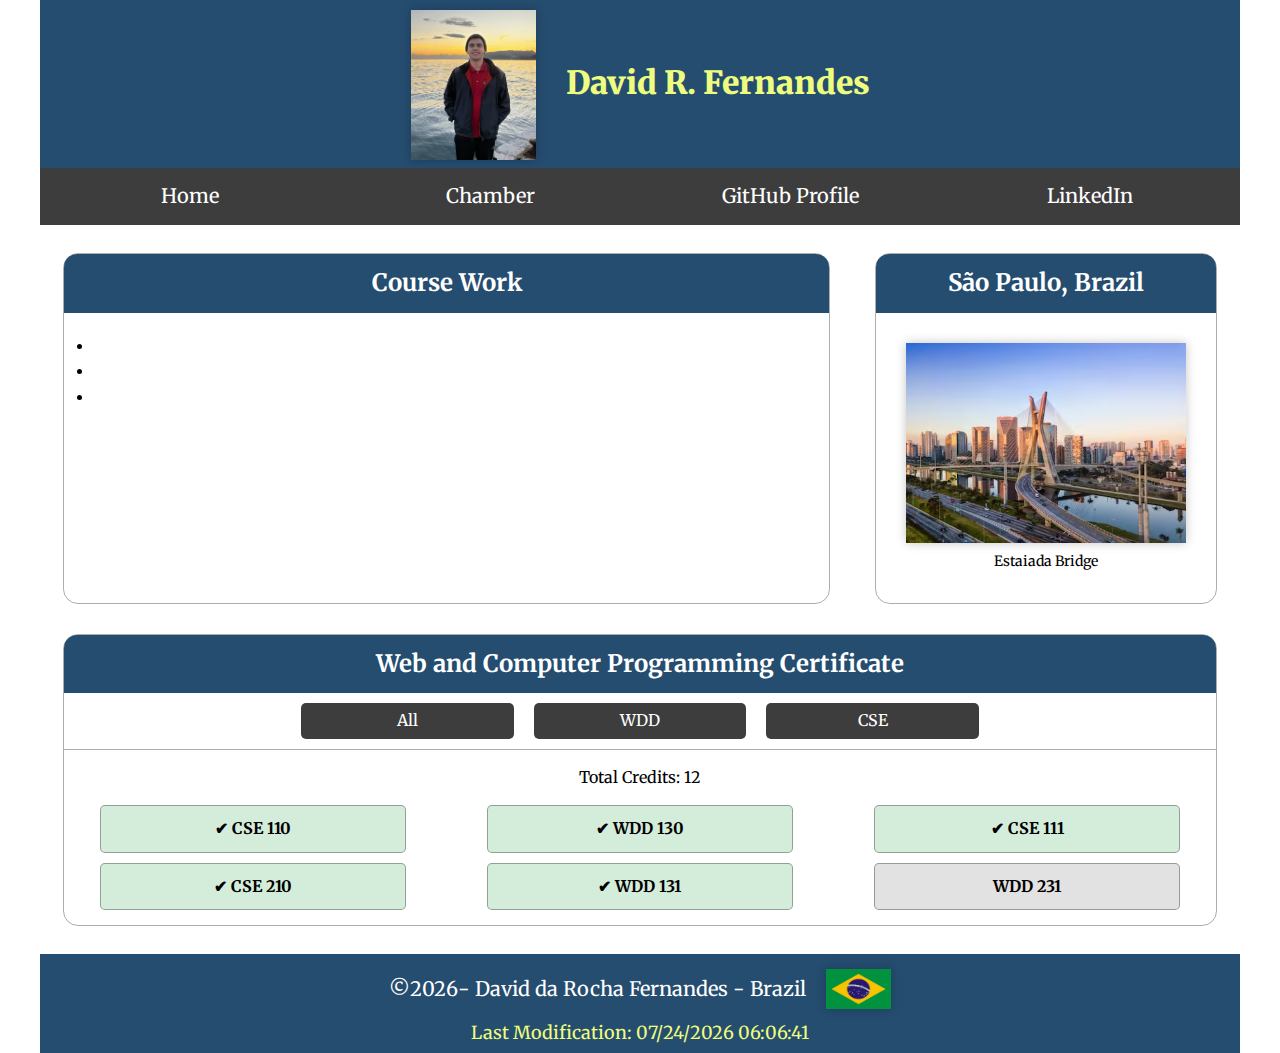
<file: index.html>
<!DOCTYPE html>
<html lang="en">
<head>
    <meta charset="UTF-8">
    <meta name="viewport" content="width=device-width, initial-scale=1.0">
    <title>WDD 231 - Dynamic Web Fundamentals - David Fernandes</title>
    <meta name="description" content="WDD 231 - Dynamic Web Fundamentals | David da Rocha Fernandes | My own Introductory page featuring personal information, links to LinkedIn, GitHub Profile page and Chamber page. Explore to learn more about my home country and my interests.">
    <meta name="author" content="David da Rocha Fernandes">

    <!-- Links to API and CSS -->
    <link rel="preconnect" href="https://fonts.googleapis.com">
    <link rel="preconnect" href="https://fonts.gstatic.com" crossorigin>
    <link href="https://fonts.googleapis.com/css2?family=Merriweather:ital,wght@0,300;0,400;0,700;0,900;1,300;1,400;1,700;1,900&display=swap" rel="stylesheet">
    <link rel="stylesheet" href="styles/home.css">
</head>
<body>
    <div class="container">
        <header>
            <div class="title">
                <figure id="person">
                    <img src="images/myself.jpeg" alt="Image of myself">
                </figure>
                <h1>
                    <strong>David R. Fernandes</strong>
                </h1>
                <button class="hamburger">☰</button>
            </div> 
        </header>
        <nav>
            <a href="index.html">Home</a>
            <a href="#" target="_blank">Chamber</a>
            <a href="#" target="_blank">GitHub Profile</a>
            <a href="https://www.linkedin.com/in/david-fernandes-853277288/?trk=opento_sprofile_details" target="_blank">LinkedIn</a>
        </nav>

        <main>
            <div class="all-sections">
                <div class="work-place">
                    <section class="card" id="sect1">
                        <h2>Course Work</h2>
                        <ul>
                            <li></li>
                            <li></li>
                            <li></li>
                        </ul>
                    </section>
        
                    <section class="card" id="sect2">
                        <h2>São Paulo, Brazil</h2>
                        <figure>
                            <img src="images/sao-paulo.avif" alt="Picture of Sao Paulo">
                            <figcaption>Estaiada Bridge</figcaption>
                        </figure>
                    </section>
                </div>

                <section class="card" id="sect3">
                    <h2>Web and Computer Programming Certificate</h2>
                    <div id="filters">
                        <button onclick="filteredCourses('all')">All</button>
                        <button onclick="filteredCourses('WDD')">WDD</button>
                        <button onclick="filteredCourses('CSE')">CSE</button>
                    </div>
                    <div id="number-credits"></div>
                    <div id="courses-list"></div>
                </section>
            </div>
        </main>

        <footer>
            <p class="first-line">&copy;<span id="current-year"></span> - David da Rocha Fernandes - Brazil <img src="images/brazil.jpg" alt="Image of Brazil's flag" id="flag"></p>
            <p id="lastModified" class="second-line"></p>
        </footer>
    </div>

    <script src="scripts/home.js" defer></script>
</body>

</html>
</file>
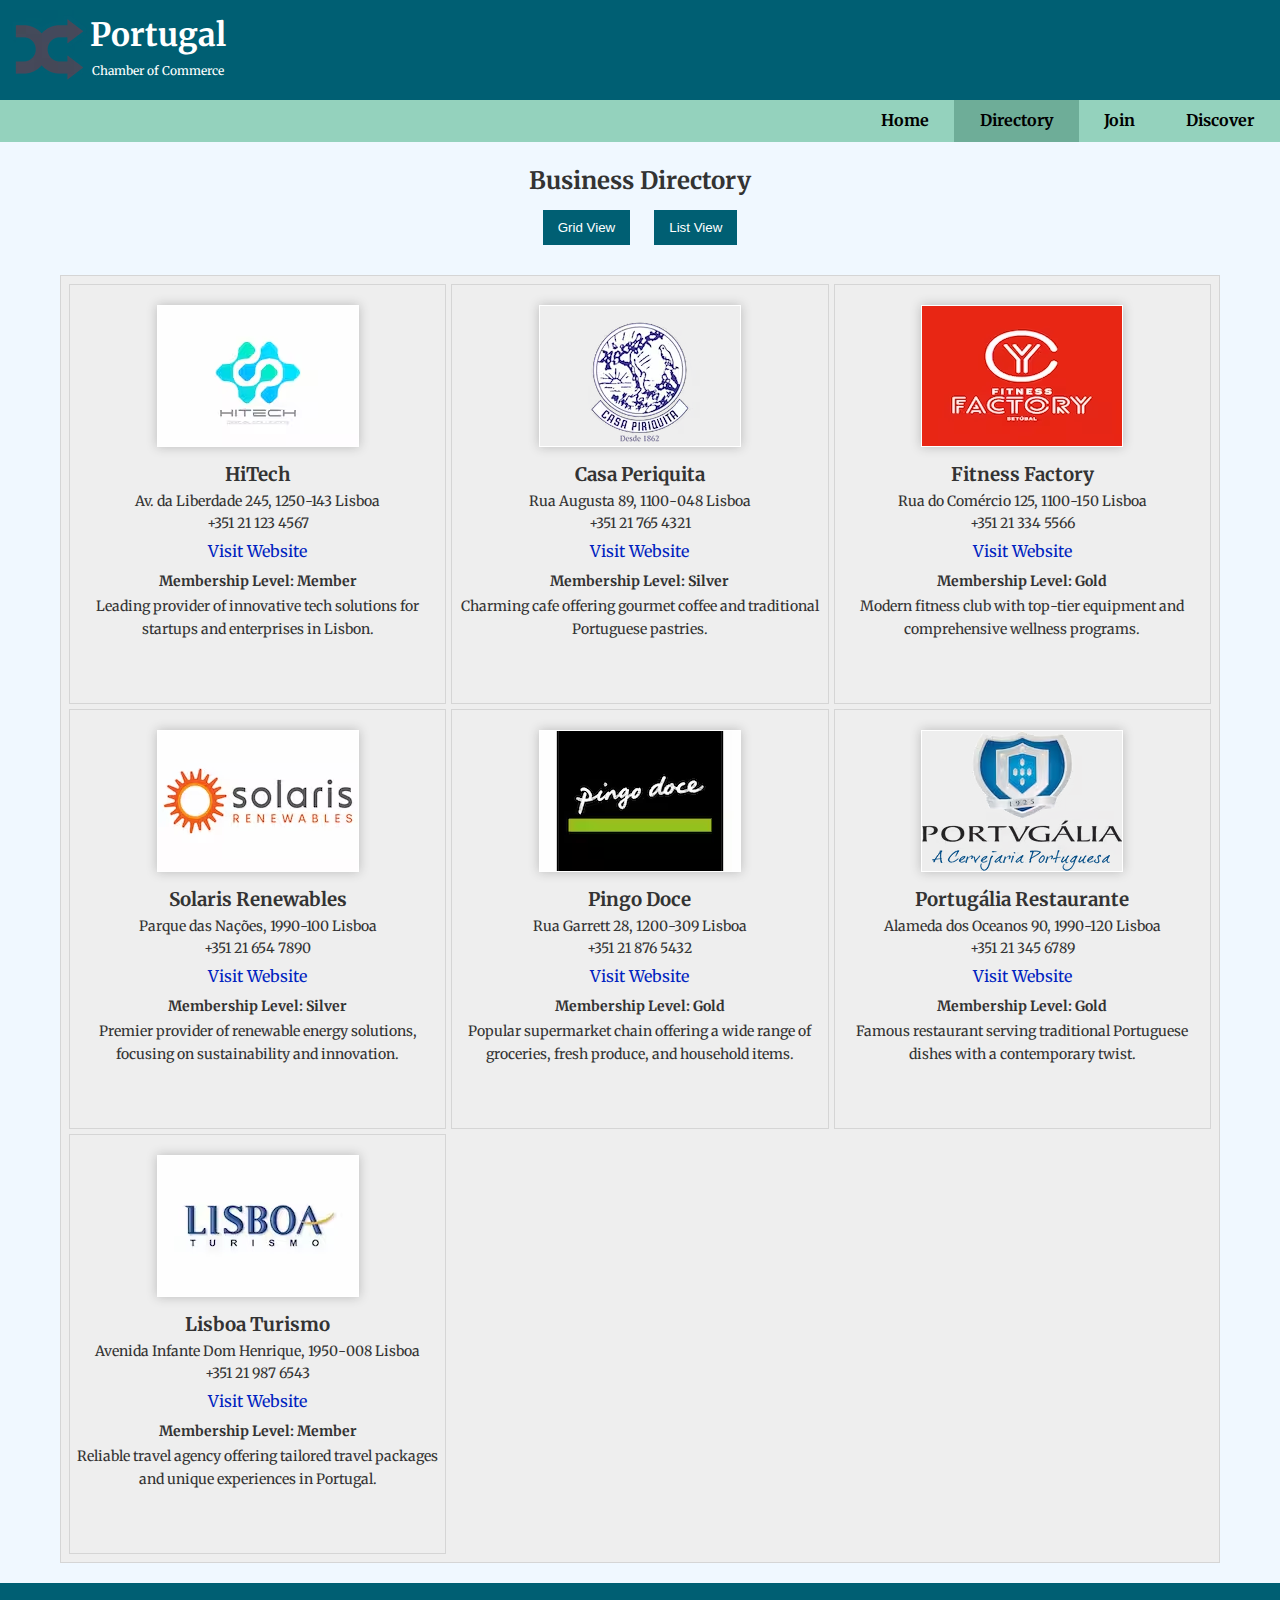
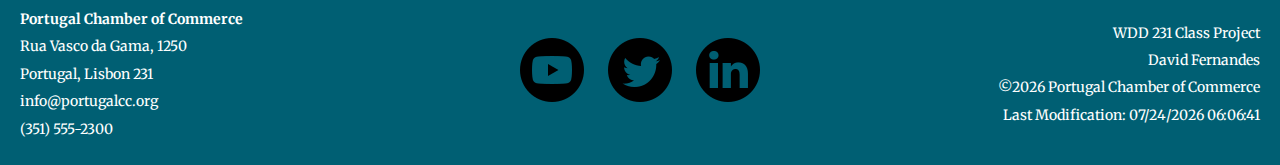
<file: chamber/directory.html>
<!DOCTYPE html>
<html lang="en">
<head>
    <meta charset="UTF-8">
    <meta name="viewport" content="width=device-width, initial-scale=1.0">
    <meta name="description" content="Directory page for the Chamber of Commerce site, featuring a list of local businesses and organizations.">
    <meta name="author" content="David da Rocha Fernandes">

    <!-- Facebook Open Graph Meta Tags -->
    <meta property="og:title" content="Portugal Chamber of Commerce Directory">
    <meta property="og:type" content="website">
    <meta property="og:image" content="https://davidfernandes03.github.io/wdd231/chamber/images/portugal-cc-img.avif">
    <meta property="og:url" content="https://davidfernandes03.github.io/wdd231/chamber/directory.html">

    <title>Chamber of Commerce Directory</title>

    <!-- API Google Fonts -->
    <link rel="preconnect" href="https://fonts.googleapis.com">
    <link rel="preconnect" href="https://fonts.gstatic.com" crossorigin>
    <link href="https://fonts.googleapis.com/css2?family=Merriweather:ital,wght@0,300;0,400;0,700;0,900;1,300;1,400;1,700;1,900&display=swap" rel="stylesheet">

    <!-- Favicon -->
    <link rel="icon" href="images/favicon.ico" type="image/x-icon">

    <!-- CSS Link -->
    <link rel="stylesheet" href="styles/chamber.css">
    <link rel="stylesheet" href="styles/chamber-large.css">
</head>
<body>
    <header>
        <div class="logo">
            <img src="images/logo.avif" alt="Chamber of Commerce Logo">
            <div class="title">
                <h1>Portugal</h1>
                <p>Chamber of Commerce</p>
            </div>
            <button id="hamburger"></button>
        </div>
    </header>
    <nav id="animation">
        <ul class="menuLinks">
            <li><a href="index.html">Home</a></li>
            <li class="active"><a href="directory.html">Directory</a></li>
            <li><a href="join.html">Join</a></li>
            <li><a href="discover.html">Discover</a></li>
        </ul>
    </nav>

    <main>
        <h2>Business Directory</h2>
        <div class="directory-controls">
            <button id="grid-view">Grid View</button>
            <button id="list-view">List View</button>
        </div>
        <section class="directory-content grid">
            <!-- Business cards or list items will be dynamically added here -->
        </section>
    </main>

    <footer>
        <div class="contact-info">
            <p><strong>Portugal Chamber of Commerce</strong></p>
            <p>Rua Vasco da Gama, 1250</p>
            <p>Portugal, Lisbon 231</p>
            <p>info@portugalcc.org</p>
            <p>(351) 555-2300</p>
        </div>
        <div class="social-media">
            <a href="https://www.youtube.com/@byui" target="_blank"><img src="images/logo-youtube-64px.png" alt="Youtube"></a>
            <a href="https://x.com/" target="_blank"><img src="images/logo-twitter-64px.png" alt="Twitter"></a>
            <a href="https://www.linkedin.com/in/david-fernandes-853277288/" target="_blank"><img src="images/logo-linkedin-64px.png" alt="LinkedIn"></a>
        </div>
        <div class="footer-info">
            <p>WDD 231 Class Project</p>
            <p>David Fernandes</p>
            <p class="first-line">&copy;<span id="current-year"></span> Portugal Chamber of Commerce</p>
            <p id="lastModified" class="second-line"></p>
        </div>
    </footer>

    <script src="scripts/chamber.js"></script>
</body>
</html>
</file>
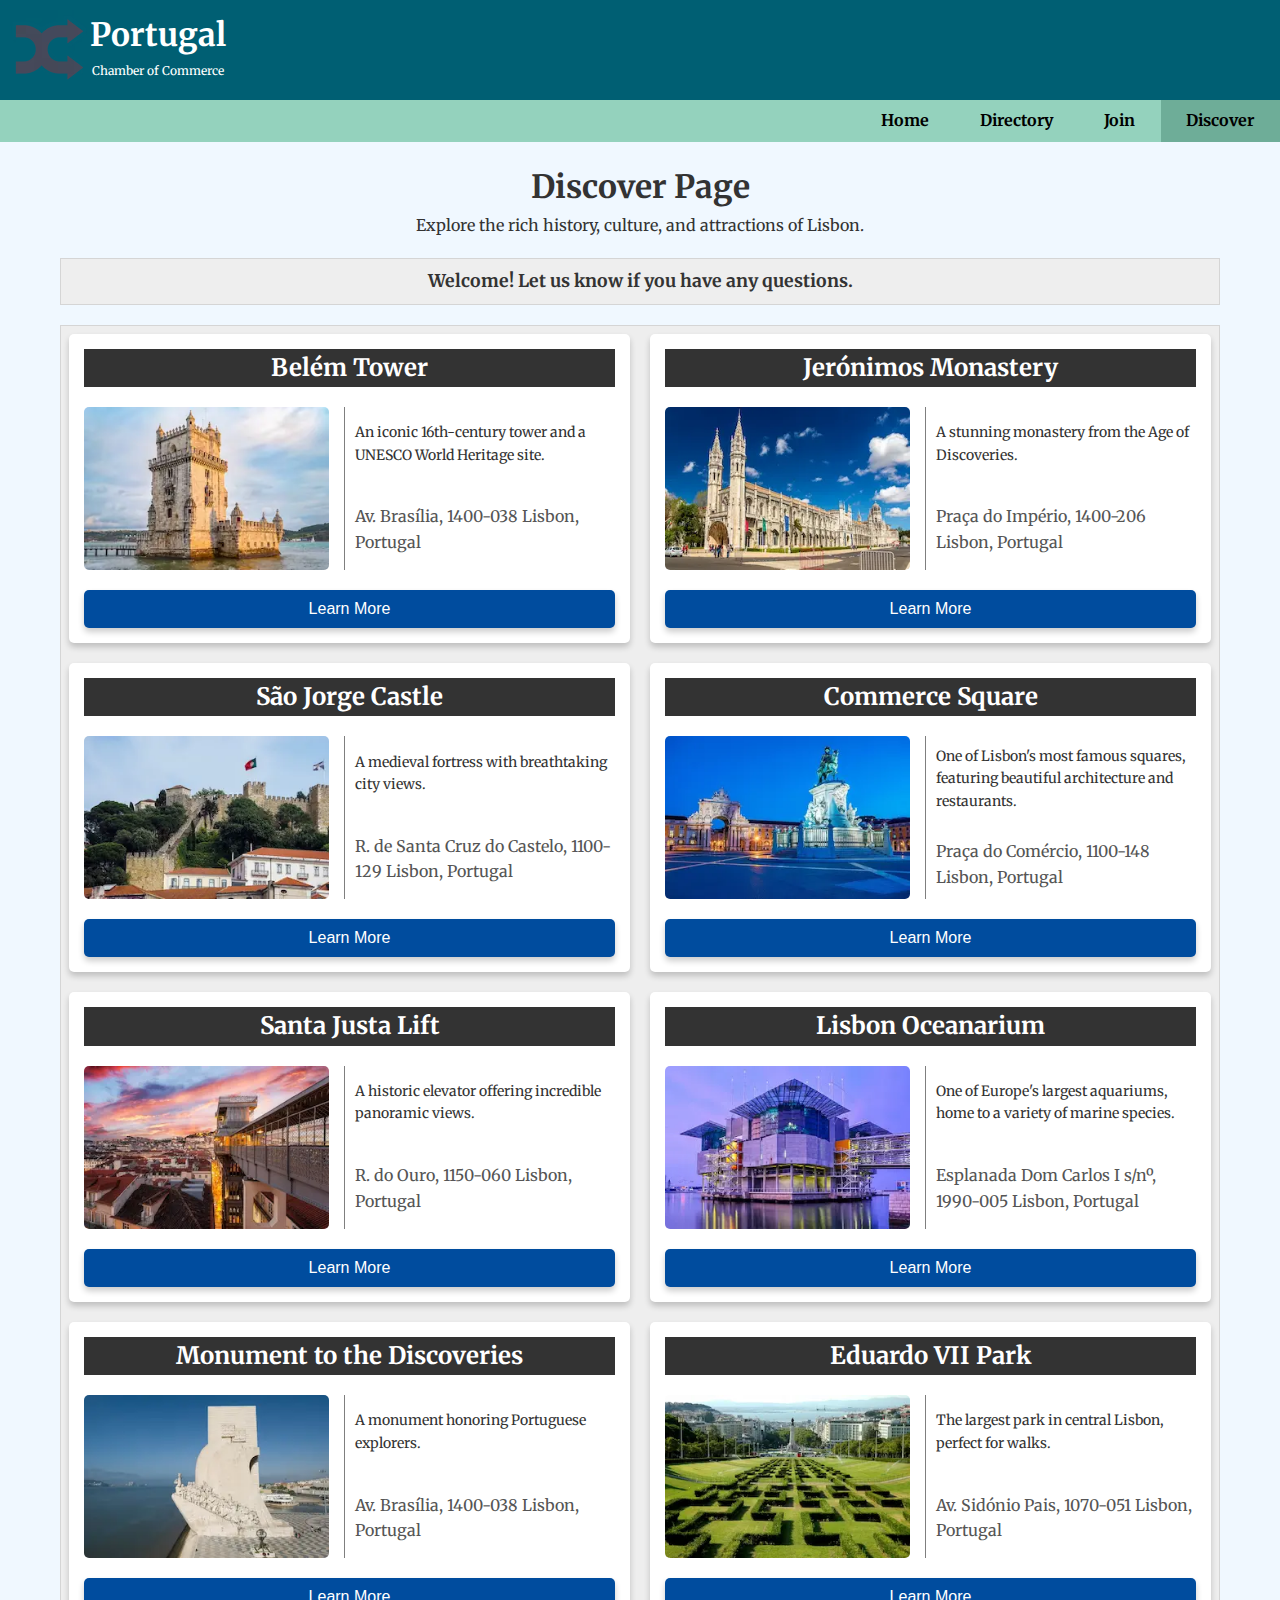
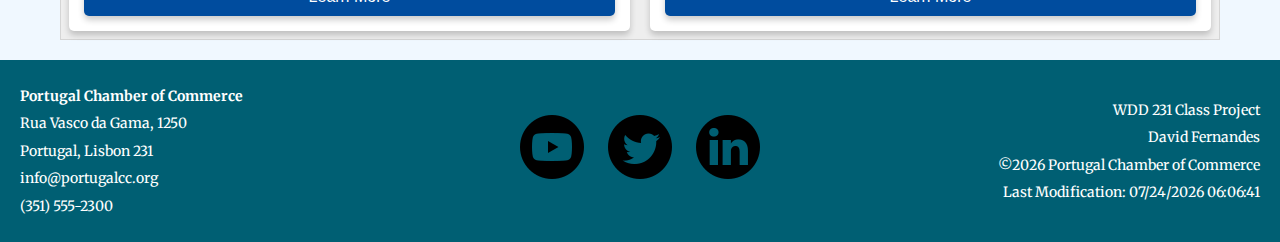
<file: chamber/discover.html>
<!DOCTYPE html>
<html lang="en">
<head>
    <meta charset="UTF-8">
    <meta name="viewport" content="width=device-width, initial-scale=1.0">
    <meta name="description" content="Discover page for the Chamber of Commerce site, featuring key attractions, landmarks, and points of interest in Lisbon. Explore the city's rich history, culture, and business opportunities.">
    <meta name="author" content="David da Rocha Fernandes">

    <!-- Facebook Open Graph Meta Tags -->
    <meta property="og:title" content="Portugal Chamber of Commerce Directory">
    <meta property="og:type" content="website">
    <meta property="og:image" content="https://davidfernandes03.github.io/wdd231/chamber/images/portugal-cc-img.avif">
    <meta property="og:url" content="https://davidfernandes03.github.io/wdd231/chamber/directory.html">

    <title>Chamber of Commerce Discover Page</title>

    <!-- API Google Fonts -->
    <link rel="dns-prefetch" href="https://fonts.googleapis.com">
    <link rel="preconnect" href="https://fonts.googleapis.com" crossorigin>
    <link rel="preconnect" href="https://fonts.gstatic.com" crossorigin>
    <link href="https://fonts.googleapis.com/css2?family=Merriweather:ital,wght@0,300;0,400;0,700;0,900;1,300;1,400;1,700;1,900&display=swap" rel="stylesheet">

    <!-- Favicon -->
    <link rel="icon" href="images/favicon.ico" type="image/x-icon">

    <!-- CSS Link -->
    <link rel="stylesheet" href="styles/chamber.css">
    <link rel="stylesheet" href="styles/chamber-large.css">
    <link rel="stylesheet" href="styles/disc-medium-large.css">
</head>
<body>
    <header>
        <div class="logo">
            <img src="images/logo.avif" alt="Chamber of Commerce Logo">
            <div class="title">
                <h1>Portugal</h1>
                <p>Chamber of Commerce</p>
            </div>
            <button id="hamburger" aria-label="Open navigation menu"></button>
        </div>
    </header>

    <nav id="animation" role="navigation">
        <ul class="menuLinks">
            <li><a href="index.html">Home</a></li>
            <li><a href="directory.html">Directory</a></li>
            <li><a href="join.html">Join</a></li>
            <li class="active"><a href="discover.html">Discover</a></li>
        </ul>
    </nav>

    <main class="discover-main">
        <h1>Discover Page</h1>
        <p>Explore the rich history, culture, and attractions of Lisbon.</p>
    
        <section class="visit-message">
            <p id="visit-info"></p>
        </section>
    
        <section class="discover-grid">
            <!-- Cards -->
        </section>
    </main>

    <footer>
        <div class="contact-info">
            <p><strong>Portugal Chamber of Commerce</strong></p>
            <p>Rua Vasco da Gama, 1250</p>
            <p>Portugal, Lisbon 231</p>
            <p>info@portugalcc.org</p>
            <p>(351) 555-2300</p>
        </div>
        <div class="social-media">
            <a href="https://www.youtube.com/@byui" target="_blank"><img src="images/logo-youtube-64px.png" alt="Youtube"></a>
            <a href="https://x.com/" target="_blank"><img src="images/logo-twitter-64px.png" alt="Twitter"></a>
            <a href="https://www.linkedin.com/in/david-fernandes-853277288/" target="_blank"><img src="images/logo-linkedin-64px.png" alt="LinkedIn"></a>
        </div>
        <div class="footer-info">
            <p>WDD 231 Class Project</p>
            <p>David Fernandes</p>
            <p class="first-line">&copy;<span id="current-year"></span> Portugal Chamber of Commerce</p>
            <p id="lastModified" class="second-line"></p>
        </div>
    </footer>

    <script src="scripts/discover.js" defer></script>
</body>
</html>
</file>
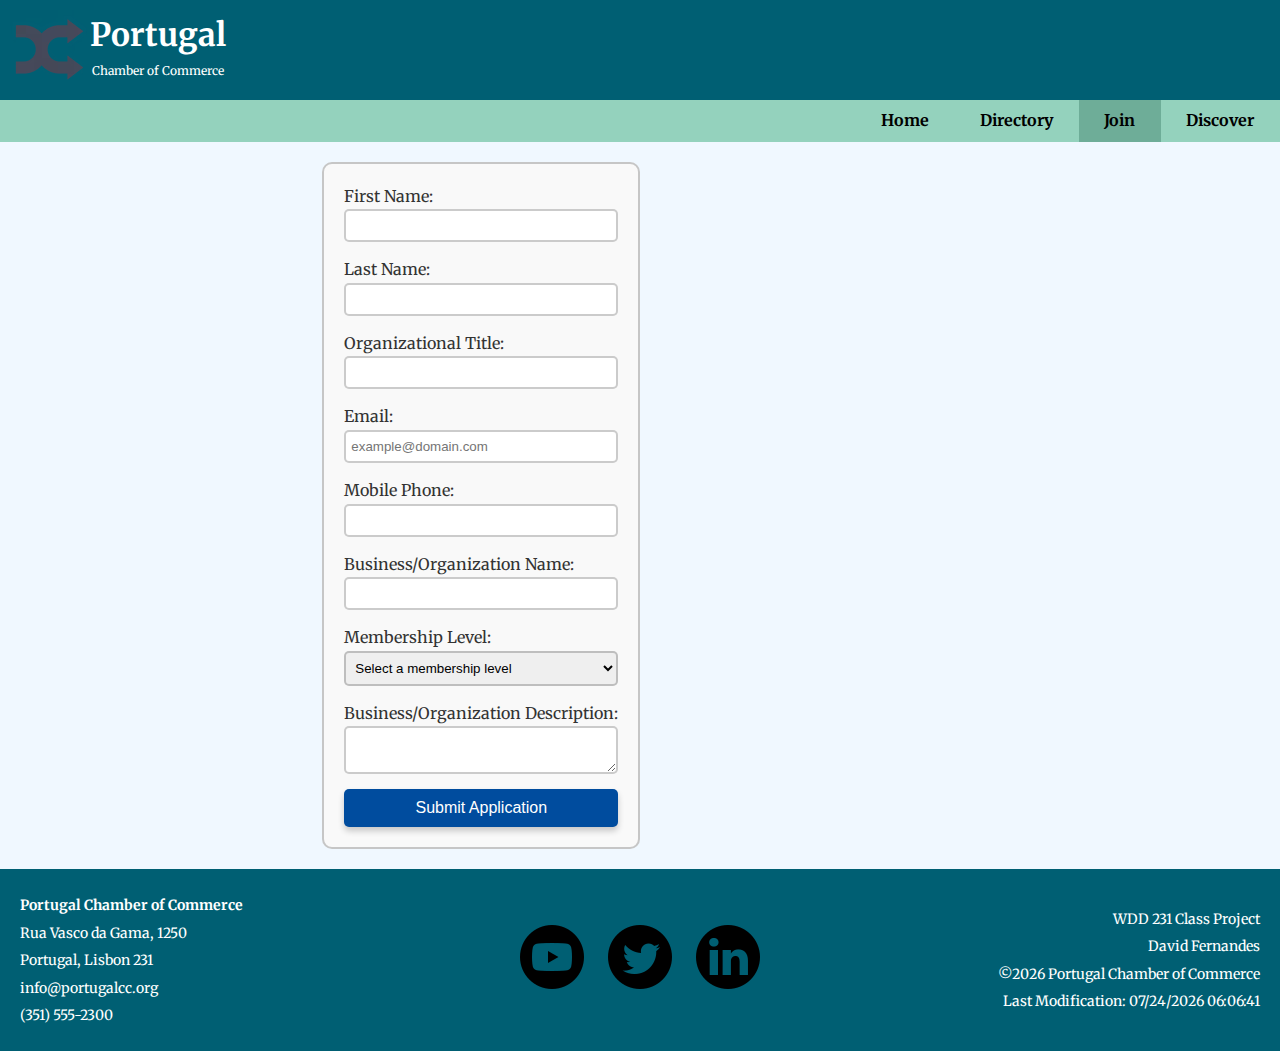
<file: chamber/join.html>
<!DOCTYPE html>
<html lang="en">
<head>
    <meta charset="UTF-8">
    <meta name="viewport" content="width=device-width, initial-scale=1.0">
    <meta name="description" content="Join page for the Chamber of Commerce site, featuring current events, current weather, forecast and business spotlights.">
    <meta name="author" content="David da Rocha Fernandes">

    <!-- Facebook Open Graph Meta Tags -->
    <meta property="og:title" content="Portugal Chamber of Commerce Directory">
    <meta property="og:type" content="website">
    <meta property="og:image" content="https://davidfernandes03.github.io/wdd231/chamber/images/portugal-cc-img.avif">
    <meta property="og:url" content="https://davidfernandes03.github.io/wdd231/chamber/directory.html">

    <title>Chamber of Commerce Join</title>

    <!-- API Google Fonts -->
    <link rel="dns-prefetch" href="https://fonts.googleapis.com">
    <link rel="preconnect" href="https://fonts.googleapis.com" crossorigin>
    <link rel="preconnect" href="https://fonts.gstatic.com" crossorigin>
    <link href="https://fonts.googleapis.com/css2?family=Merriweather:ital,wght@0,300;0,400;0,700;0,900;1,300;1,400;1,700;1,900&display=swap" rel="stylesheet">

    <!-- Favicon -->
    <link rel="icon" href="images/favicon.ico" type="image/x-icon">

    <!-- CSS Link -->
    <link rel="stylesheet" href="styles/chamber.css">
    <link rel="stylesheet" href="styles/chamber-large.css">
</head>
<body>
    <header>
        <div class="logo">
            <img src="images/logo.avif" alt="Chamber of Commerce Logo">
            <div class="title">
                <h1>Portugal</h1>
                <p>Chamber of Commerce</p>
            </div>
            <button id="hamburger" aria-label="Open navigation menu"></button>
        </div>
    </header>

    <nav id="animation" role="navigation">
        <ul class="menuLinks">
            <li><a href="index.html">Home</a></li>
            <li><a href="directory.html">Directory</a></li>
            <li class="active"><a href="join.html">Join</a></li>
            <li><a href="discover.html">Discover</a></li>
        </ul>
    </nav>

    <main id="join-main">
        <form method="get" action="thankyou.html">
            <!-- Nome -->
            <label>
                First Name:
                <input type="text" name="first_name" required autocomplete="given-name" title="Enter your first name">
            </label>
          
            <!-- Sobrenome -->
            <label>
                Last Name:
                <input type="text" name="last_name" required autocomplete="family-name" title="Enter your last name">
            </label>
          
            <!-- Título na Organização -->
            <label>
                Organizational Title:
                <input type="text" name="organization_title" pattern="[A-Za-z\-\s]{7,}" autocomplete="organization-title" title="Only letters, hyphens, and spaces. Minimum 7 characters.">
            </label>
          
            <!-- Email -->
            <label>
                Email:
                <input type="email" name="email" required autocomplete="email" placeholder="example@domain.com" title="Enter a valid email address">
            </label>
          
            <!-- Telefone -->
            <label>
                Mobile Phone:
                <input type="tel" name="phone" required autocomplete="tel" title="Enter your mobile number">
            </label>
          
            <!-- Nome da Organização -->
            <label>
                Business/Organization Name:
                <input type="text" name="organization" required autocomplete="organization" title="Enter your organization name">
            </label>
          
            <!-- Seleção de Nível de Associação -->
            <label>
                Membership Level:
                <select name="membership" required>
                    <option value="" disabled selected>Select a membership level</option>
                    <option value="np">NP Membership (No Fee)</option>
                    <option value="bronze">Bronze Membership</option>
                    <option value="silver">Silver Membership</option>
                    <option value="gold">Gold Membership</option>
                </select>
            </label>
          
            <!-- Descrição da Organização -->
            <label>
                Business/Organization Description:
                <textarea name="description" title="Provide a brief description of your business"></textarea>
            </label>
          
            <!-- Timestamp (Preenchido via JS) -->
            <input type="hidden" name="timestamp" id="timestamp">
          
            <!-- Botão de Envio -->
            <button type="submit">Submit Application</button>
        </form>

        <!-- Cards de Níveis de Associação -->
        <div class="membership-cards">
            <div class="card" id="np-card">
                <h3>NP Membership</h3>
                <p>No Fee - Ideal for non-profits.</p>
                <a href="#" class="more-info" data-level="np">More Info</a>
            </div>
            <div class="card" id="bronze-card">
                <h3>Bronze Membership</h3>
                <p>Basic benefits package.</p>
                <a href="#" class="more-info" data-level="bronze">More Info</a>
            </div>
            <div class="card" id="silver-card">
                <h3>Silver Membership</h3>
                <p>Extra visibility & discounts.</p>
                <a href="#" class="more-info" data-level="silver">More Info</a>
            </div>
            <div class="card" id="gold-card">
                <h3>Gold Membership</h3>
                <p>Premium benefits & promotion.</p>
                <a href="#" class="more-info" data-level="gold">More Info</a>
            </div>
        </div>

        <dialog class="modal">
            <h2>NP Membership</h2>
            <ul>
                <li>✔ No membership fee</li>
                <li>✔ Access to networking events</li>
                <li>✔ Community support & collaboration</li>
                <li>✔ Free business listing in directory</li>
                <li>✔ Volunteer and partnership opportunities</li>
            </ul>
            <button class="close-modal">Close</button>
        </dialog>
        
        <dialog class="modal">
            <h2>Bronze Membership</h2>
            <ul>
                <li>✔ Basic marketing package</li>
                <li>✔ Discounted event participation</li>
                <li>✔ Small ad space on the website</li>
                <li>✔ Access to training workshops</li>
                <li>✔ Business networking opportunities</li>
            </ul>
            <button class="close-modal">Close</button>
        </dialog>
        
        <dialog class="modal">
            <h2>Silver Membership</h2>
            <ul>
                <li>✔ Enhanced business exposure</li>
                <li>✔ Priority access to networking events</li>
                <li>✔ Special discounts on promotional campaigns</li>
                <li>✔ Featured directory listing</li>
                <li>✔ Free access to select training sessions</li>
            </ul>
            <button class="close-modal">Close</button>
        </dialog>
        
        <dialog class="modal">
            <h2>Gold Membership</h2>
            <ul>
                <li>✔ Premium business promotion</li>
                <li>✔ Featured ad placement on homepage</li>
                <li>✔ VIP access to exclusive events</li>
                <li>✔ Free participation in business expos</li>
                <li>✔ Personalized marketing consultation</li>
                <li>✔ Leadership opportunities within the Chamber</li>
            </ul>
            <button class="close-modal">Close</button>
        </dialog>
    </main>

    <footer>
        <div class="contact-info">
            <p><strong>Portugal Chamber of Commerce</strong></p>
            <p>Rua Vasco da Gama, 1250</p>
            <p>Portugal, Lisbon 231</p>
            <p>info@portugalcc.org</p>
            <p>(351) 555-2300</p>
        </div>
        <div class="social-media">
            <a href="https://www.youtube.com/@byui" target="_blank"><img src="images/logo-youtube-64px.png" alt="Youtube"></a>
            <a href="https://x.com/" target="_blank"><img src="images/logo-twitter-64px.png" alt="Twitter"></a>
            <a href="https://www.linkedin.com/in/david-fernandes-853277288/" target="_blank"><img src="images/logo-linkedin-64px.png" alt="LinkedIn"></a>
        </div>
        <div class="footer-info">
            <p>WDD 231 Class Project</p>
            <p>David Fernandes</p>
            <p class="first-line">&copy;<span id="current-year"></span> Portugal Chamber of Commerce</p>
            <p id="lastModified" class="second-line"></p>
        </div>
    </footer>

    <script src="scripts/join.js" defer></script>
</body>
</html>
</file>
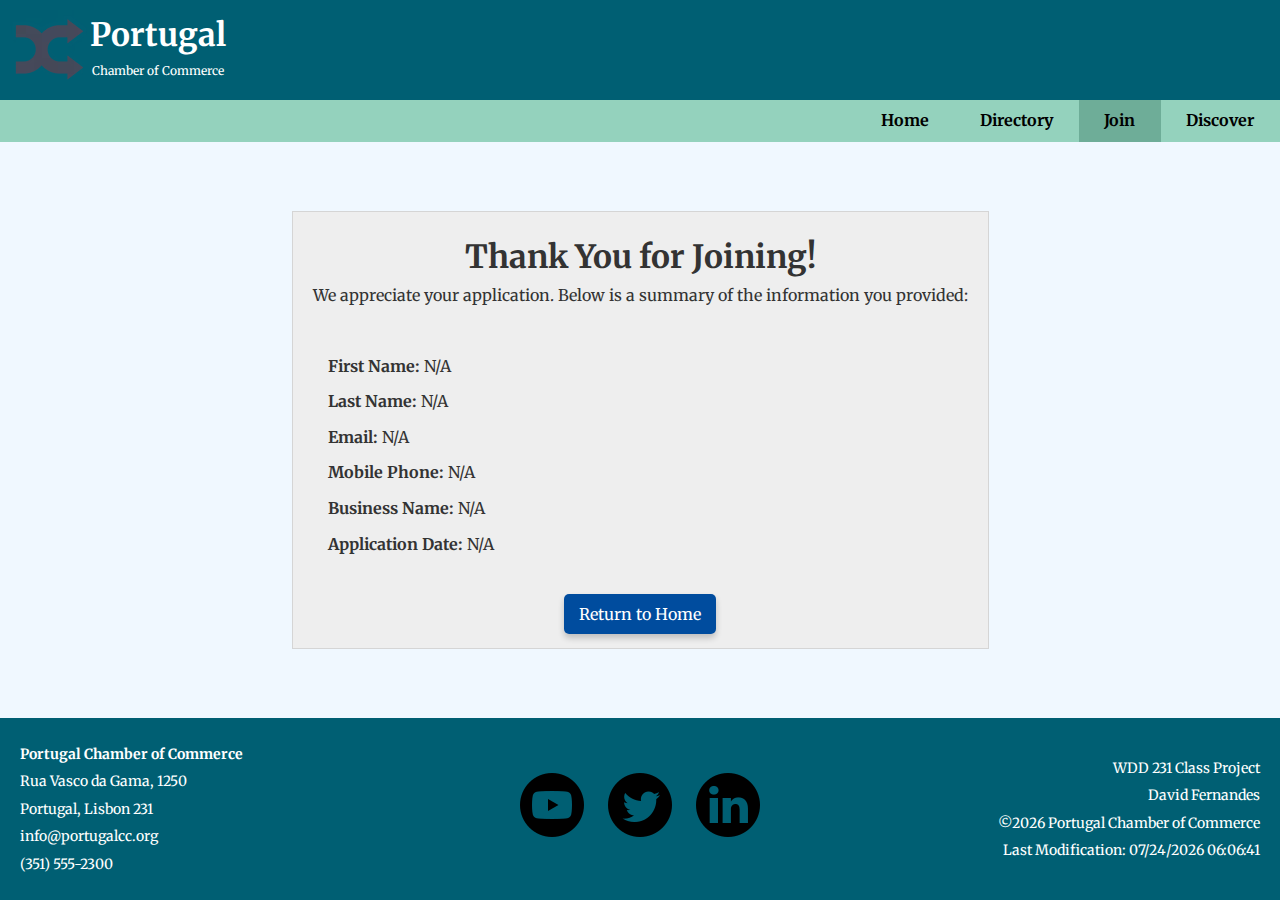
<file: chamber/thankyou.html>
<!DOCTYPE html>
<html lang="en">
<head>
    <meta charset="UTF-8">
    <meta name="viewport" content="width=device-width, initial-scale=1.0">
    <meta name="description" content="Thank You page for the Chamber of Commerce site, featuring current events, current weather, forecast and business spotlights.">
    <meta name="author" content="David da Rocha Fernandes">

    <!-- Facebook Open Graph Meta Tags -->
    <meta property="og:title" content="Portugal Chamber of Commerce Directory">
    <meta property="og:type" content="website">
    <meta property="og:image" content="https://davidfernandes03.github.io/wdd231/chamber/images/portugal-cc-img.avif">
    <meta property="og:url" content="https://davidfernandes03.github.io/wdd231/chamber/directory.html">

    <title>Thank You - Chamber of Commerce Portugal</title>

    <!-- API Google Fonts -->
    <link rel="dns-prefetch" href="https://fonts.googleapis.com">
    <link rel="preconnect" href="https://fonts.googleapis.com" crossorigin>
    <link rel="preconnect" href="https://fonts.gstatic.com" crossorigin>
    <link href="https://fonts.googleapis.com/css2?family=Merriweather:ital,wght@0,300;0,400;0,700;0,900;1,300;1,400;1,700;1,900&display=swap" rel="stylesheet">

    <!-- Favicon -->
    <link rel="icon" href="images/favicon.ico" type="image/x-icon">

    <!-- CSS Link -->
    <link rel="stylesheet" href="styles/chamber.css">
    <link rel="stylesheet" href="styles/chamber-large.css">
</head>
<body>
    <header>
        <div class="logo">
            <img src="images/logo.avif" alt="Chamber of Commerce Logo">
            <div class="title">
                <h1>Portugal</h1>
                <p>Chamber of Commerce</p>
            </div>
            <button id="hamburger" aria-label="Open navigation menu"></button>
        </div>
    </header>

    <nav id="animation" role="navigation">
        <ul class="menuLinks">
            <li><a href="index.html">Home</a></li>
            <li><a href="directory.html">Directory</a></li>
            <li class="active"><a href="join.html">Join</a></li>
            <li><a href="discover.html">Discover</a></li>
        </ul>
    </nav>

    <main id="join-main">
        <section class="thank-you-container">
            <h1>Thank You for Joining!</h1>
            <p>We appreciate your application. Below is a summary of the information you provided:</p>
            
            <div class="form-summary">
                <p><strong>First Name:</strong> <span id="first-name"></span></p>
                <p><strong>Last Name:</strong> <span id="last-name"></span></p>
                <p><strong>Email:</strong> <span id="email"></span></p>
                <p><strong>Mobile Phone:</strong> <span id="phone"></span></p>
                <p><strong>Business Name:</strong> <span id="organization"></span></p>
                <p><strong>Application Date:</strong> <span id="timestamp"></span></p>
            </div>
            
            <a href="index.html" class="back-home">Return to Home</a>
        </section>
    </main>

    <footer>
        <div class="contact-info">
            <p><strong>Portugal Chamber of Commerce</strong></p>
            <p>Rua Vasco da Gama, 1250</p>
            <p>Portugal, Lisbon 231</p>
            <p>info@portugalcc.org</p>
            <p>(351) 555-2300</p>
        </div>
        <div class="social-media">
            <a href="https://www.youtube.com/@byui" target="_blank"><img src="images/logo-youtube-64px.png" alt="Youtube"></a>
            <a href="https://x.com/" target="_blank"><img src="images/logo-twitter-64px.png" alt="Twitter"></a>
            <a href="https://www.linkedin.com/in/david-fernandes-853277288/" target="_blank"><img src="images/logo-linkedin-64px.png" alt="LinkedIn"></a>
        </div>
        <div class="footer-info">
            <p>WDD 231 Class Project</p>
            <p>David Fernandes</p>
            <p class="first-line">&copy;<span id="current-year"></span> Portugal Chamber of Commerce</p>
            <p id="lastModified" class="second-line"></p>
        </div>
    </footer>

    <script src="scripts/join.js" defer></script>
    <script src="scripts/thankyou.js" defer></script>
</body>
</html>
</file>
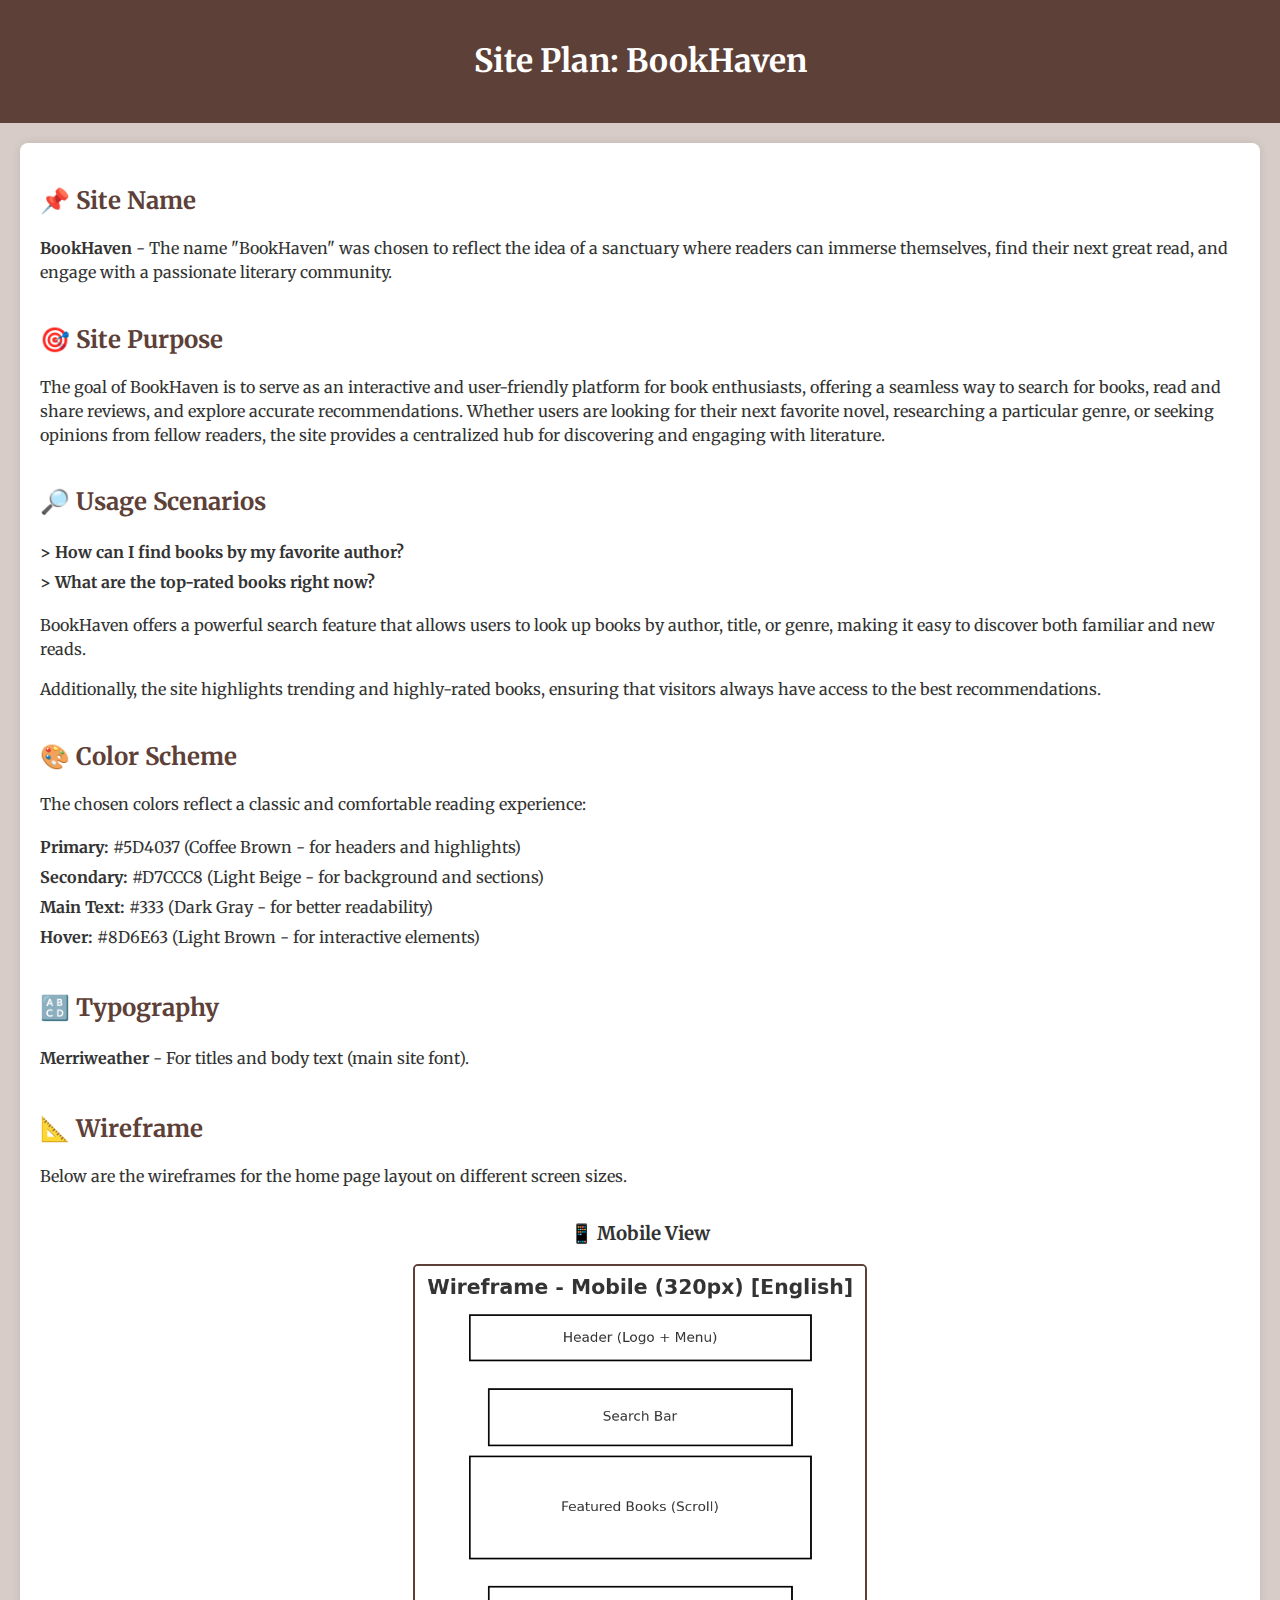
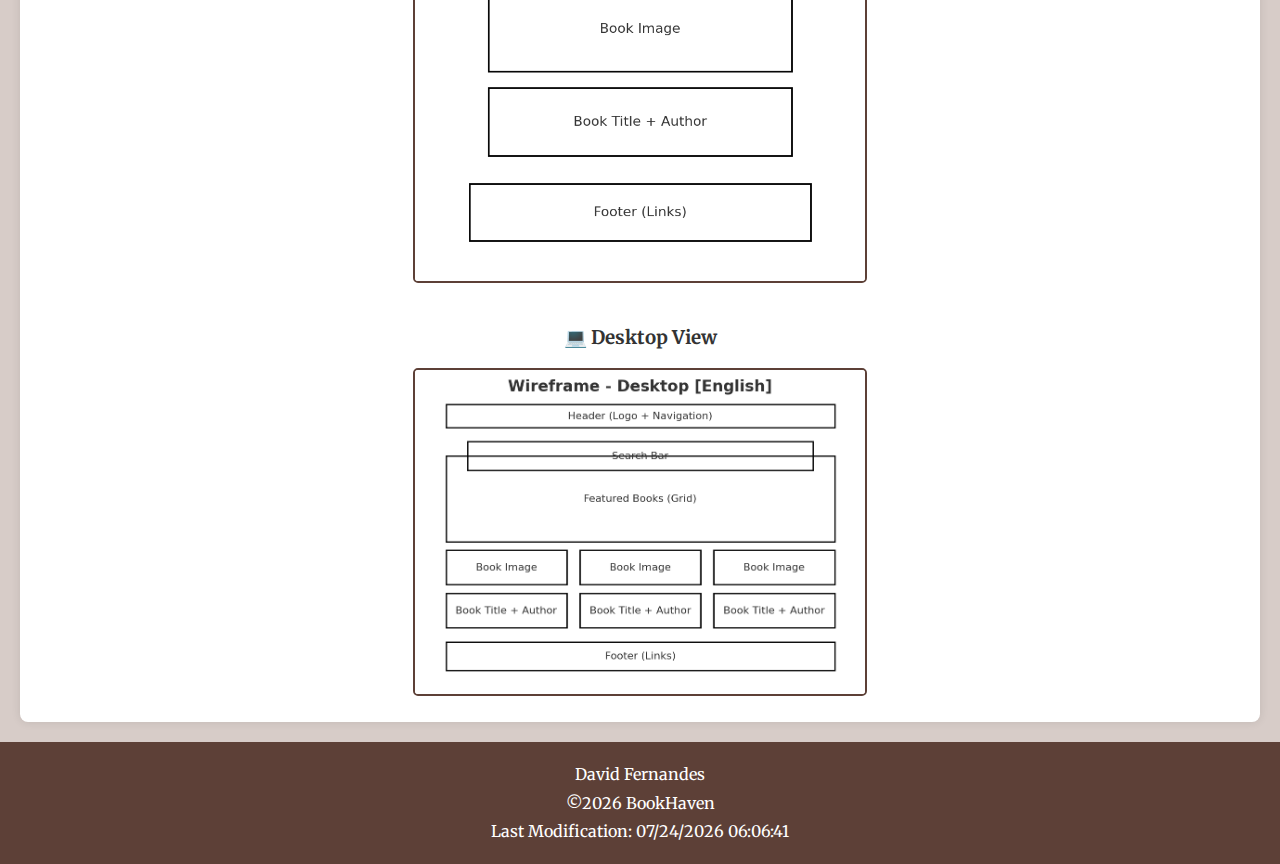
<file: project/site-plan.html>
<!DOCTYPE html>
<html lang="en">
<head>
    <meta charset="UTF-8">
    <meta name="viewport" content="width=device-width, initial-scale=1.0">
    <meta name="description" content="The site plan for BookHaven">
    <meta name="author" content="David da Rocha Fernandes">

    <title>BookHaven Site Plan</title>

    <!-- API Google Fonts -->
    <link rel="dns-prefetch" href="https://fonts.googleapis.com">
    <link rel="preconnect" href="https://fonts.googleapis.com" crossorigin>
    <link rel="preconnect" href="https://fonts.gstatic.com" crossorigin>
    <link href="https://fonts.googleapis.com/css2?family=Merriweather:ital,wght@0,300;0,400;0,700;0,900;1,300;1,400;1,700;1,900&display=swap" rel="stylesheet">

    <!-- CSS Link -->
    <link rel="stylesheet" href="styles/site-plan.css">
</head>
<body>
    <header>
        <h1>Site Plan: BookHaven</h1>
    </header>

    <main>
        <section>
            <h2>📌 Site Name</h2>
            <p><strong>BookHaven</strong> - The name "BookHaven" was chosen to reflect the idea of a sanctuary where readers can immerse themselves, find their next great read, and engage with a passionate literary community.</p>
        </section>

        <section>
            <h2>🎯 Site Purpose</h2>
            <p>The goal of BookHaven is to serve as an interactive and user-friendly platform for book enthusiasts, offering a seamless way to search for books, read and share reviews, and explore accurate recommendations. Whether users are looking for their next favorite novel, researching a particular genre, or seeking opinions from fellow readers, the site provides a centralized hub for discovering and engaging with literature.</p>
        </section>

        <section>
            <h2>🔎 Usage Scenarios</h2>
            <ul>
                <li><strong> > How can I find books by my favorite author?</strong></li>
                <li><strong> > What are the top-rated books right now?</strong></li>
            </ul>
            <p>BookHaven offers a powerful search feature that allows users to look up books by author, title, or genre, making it easy to discover both familiar and new reads.</p>
            <p>Additionally, the site highlights trending and highly-rated books, ensuring that visitors always have access to the best recommendations.</p>
        </section>

        <section>
            <h2>🎨 Color Scheme</h2>
            <p>The chosen colors reflect a classic and comfortable reading experience:</p>
            <ul>
                <li><strong>Primary:</strong> #5D4037 (Coffee Brown - for headers and highlights)</li>
                <li><strong>Secondary:</strong> #D7CCC8 (Light Beige - for background and sections)</li>
                <li><strong>Main Text:</strong> #333 (Dark Gray - for better readability)</li>
                <li><strong>Hover:</strong> #8D6E63 (Light Brown - for interactive elements)</li>
            </ul>
        </section>

        <section>
            <h2>🔠 Typography</h2>
            <ul>
                <li><strong>Merriweather</strong> - For titles and body text (main site font).</li>
            </ul>
        </section>

        <section>
            <h2>📐 Wireframe</h2>
            <p>Below are the wireframes for the home page layout on different screen sizes.</p>
            
            <div class="wireframe-container">
                <div class="wireframe">
                    <h3>📱 Mobile View</h3>
                    <img src="images/wireframe01.jpg" alt="Mobile wireframe" width="450">
                </div>
                
                <div class="wireframe">
                    <h3>💻 Desktop View</h3>
                    <img src="images/wireframe02.jpg" alt="Desktop wireframe" width="450">
                </div>
            </div>
        </section>
    </main>

    <footer>
        <p>David Fernandes</p>
        <p class="first-line">&copy;<span id="current-year"></span> BookHaven</p>
        <p id="lastModified" class="second-line"></p>
    </footer>

    <script src="scripts/site-plan.js" defer></script>
</body>
</html>
</file>
<file: styles/home.css>
/* General */

* {
    margin: 0;
    padding: 0;
    box-sizing: border-box;
}

:root {
    --header: #254D70;
    --highlighted: #EFFD7E;
    --navigation: #3d3d3d;
    --hover: #646464;
}

/* Main Structures */

body {
    font-family: "Merriweather", serif;
    line-height: 1.6;
    min-height: 100vh;
    max-width: 1200px;
    margin: auto;
}

.container {
    display: grid;
    grid-template-areas:
        "header header header header"
        "nav nav nav nav"
        "section section section section"
        "footer footer footer footer";
    grid-template-rows: auto;
    grid-template-columns: 1fr;
    min-height: 100vh;
}

/* Header */

header {
    grid-area: header;
    background-color: var(--header);
    color: white;
}

header h1 {
    text-align: center;
    margin-right: 10px;
}

header strong {
    color: var(--highlighted);
}

header .title {
    display: flex;
    justify-content: center;
    align-items: center;
}

/* Hamburguer */
.hamburger {
    display: none;    
}

/* Navigation */

nav {
    grid-area: nav;
    background-color: var(--navigation);
    padding: 0.5rem;
    display: grid;
    grid-template-columns: repeat(4, 1fr);
    gap: 1rem;
    align-items: center;
}

nav a {
    font-size: 20px;
    color: white;
    padding: 0.3rem;
    text-decoration: none;
    text-align: center;
    transition: all 0.3s ease;
}

nav a:hover {
    background-color: var(--hover);
    border-radius: 4px;
}

/* Main */

main {
    margin: 5px 0px;
    padding: 0.5rem;
    display: flex;
    grid-area: section;
}

/* All Sections */

.all-sections {
    display: flex;
    flex-direction: column;
    width: 100%;
}

.all-sections .card {
    margin: 15px;
    border: 1px solid rgba(0, 0, 0, 0.322);
    border-radius: 15px;
}

.all-sections .card h2 {
    text-align: center;
    background-color: var(--header);
    color: white;
    padding: 10px;
    border-radius: 13px 13px 0px 0px;
}

.all-sections .card p {
    font-size: 18px;
}

.work-place {
    display: grid;
    grid-template-columns: 1fr 0.2fr;
    gap: 15px;
}


/* Section 1 Divs */
#sect1 ul {
    margin: 20px 30px;
}


/* Section 2 Divs */
#sect2 figure {
    margin: 30px;
}

#sect2 figure img {
    width: 280px;
    height: 200px;
}


/* Section 3 Divs */
#filters {
    display: flex;
    justify-content: center;
    padding: 10px 0px;
    border-bottom: 1px solid rgba(0, 0, 0, 0.322);
}

#filters button {
    all: unset;
    margin: 0 10px;
    padding: 5px 20px;
    background-color: var(--navigation);
    color: white;
    width: 15%;
    border-radius: 5px;
    text-align: center;
    cursor: pointer;
    transition: 0.3s;
}

#filters button:hover {
    background-color: var(--hover);
}

#number-credits {
    text-align: center;
    margin-top: 15px;
}

#courses-list {
    display: grid;
    grid-template-columns: repeat(3, 1fr);
    gap: 10px;
    padding: 15px 0px;
    justify-items: center;
}

.course-button {
    all: unset;
    padding: 10px 20px;
    width: 70%;
    border: 1px solid rgba(0, 0, 0, 0.322);
    border-radius: 5px;
    text-align: center;
    cursor: pointer;
    transition: 0.3s;
    font-weight: bold;
}

.course-button.completed {
    background-color: #d4edda;
}

.course-button:not(.completed) {
    background-color: rgb(226, 226, 226);
}


/* Figures */

img {
    box-shadow: 0px 0px 10px rgba(0, 0, 0, 0.233);
}

#person {
    padding-top: 10px;
    margin-right: 30px;
    margin-left: 10px;
}

#person img {
    width: 125px;
    height: 150px;
}

#flag {
    margin-left: 20px;
    width: 65px;
    height: 40px;
}

figcaption {
    text-align: center;
    font-size: 14px;
}

/* Footer */

footer {
    grid-area: footer;
    padding: 5px;
    display: flex;
    flex-direction: column;
    align-items: center;
    justify-content: center;
    background-color: var(--header);
    color: white;
}

footer .first-line {
    display: flex;
    flex-wrap: wrap;
    justify-content: center;
    align-items: center;
    margin: 10px 0px;
    font-size: 20px;
}

footer .second-line {
    font-size: 18px;
    color: var(--highlighted);
}

/* Wrap paragraphs and images from Section 1 */

@media (max-width: 640px) {
    /* All Header */
    .hamburger {
        all: unset;
        width: 38px;
        font-size: 28px;
        font-weight: bold;
        cursor: pointer;
        transition: 0.3s;
        text-align: center;
        margin-right: 10px;
    }

    .hamburger:hover {
        background-color: #306594;
        border-radius: 5px;
    }

    nav {
        display: none;
    }

    nav.active {
        display: grid;
        grid-template-columns: 1fr;
    }
    
    #person {
        margin-right: 15px;
        margin-left: 10px;
    }

    header h1 {
        margin-left: 10px;
        margin-right: 20px;
    }

    /* Main */

    .all-sections .card {
        margin: 10px;
        border: 0;
    }

    .all-sections .card h2 {
        border-radius: 5px;
    }

    .work-place {
        grid-template-columns: 1fr;
    }

    #sect2 figure {
        margin: 20px;
    }

    #sect2 figure img {
        display: block;
        margin: auto;
    }

    #sect2 figure figcaption {
        padding-top: 10px;
    }

    #courses-list {
        grid-template-columns: 1fr;
    }
}
</file>
<file: chamber/styles/chamber.css>
* {
    margin: 0;
    padding: 0;
    box-sizing: border-box;
}

/* Global Styles */
:root {
    --primary-color: #005f73;
    --secondary-color: #94d2bd;
    --background-color: #f0f8ff;
    --text-color: #333333;
    --basic-white: #fff;
    --font-family: "Merriweather", serif;
    --button: #004c9e;
    --button-hover: #00356d;
}

html, body {
    height: 100%;
    margin: 0;
}

body {
    display: flex;
    flex-direction: column;
    min-height: 100vh;
    font-family: var(--font-family);
    background-color: var(--background-color);
    color: var(--text-color);
    line-height: 1.6;
    margin: auto;
    overflow-x: hidden;
}

h1 {
    color: var(--basic-white);
}

h2, h3 {
    color: var(--text-color);
}

/* Header Styles */
header {
    background-color: var(--primary-color);
    color: #fff;
    padding: 10px;
}

.logo {
    display: grid;
    grid-template-columns: 80px auto 44px;
}

.title {
    justify-self: baseline;
    align-self: baseline;
    display: flex;
    flex-direction: column;
    align-items: center;
}

.title p {
    font-size: 12px;
}


/* Nav Styles */
nav {
    background-color: var(--secondary-color);
}

nav ul li a {
    display: block;
    padding: .50rem 2vw;
    color: rgb(0, 0, 0);
    font-weight: bold;
    text-decoration: none;
    transition: background-color 0.3s ease;
}

li.active a {
    background-color: #64a38ecb;
}

#hamburger {
    font-size: 2rem;
    background: none;
    border: none;
    color: var(--basic-white);
    cursor: pointer;
    width: 100%;
    padding: .15rem 2vw;
    align-self: center;
}

ul.menuLinks {
    list-style-type: none;
}

#hamburger::before {
    content: "=";
}

#hamburger.open::before {
    content: "X";
}

nav {
    display: grid;
    grid-template-rows: 0fr;
    transition: grid-template-rows 0.5s ease-out;
}

nav ul {
    overflow: hidden; 
}

nav.open {
    grid-template-rows: 1fr;
}

nav.open ul.menuLinks a:hover {
    background-color: #3b6e5d;
    color: var(--background-color);
}

/* Main Content */
main {
    display: block;
    margin: auto;
    max-width: 1200px;
    text-align: center;
    flex: 1;
    padding: 20px;
}

/* HOME PAGE */
/* Hero Section */
#hero {
    position: relative;
    width: 100%;
    max-width: 100%;
    height: auto;
    overflow: hidden;
    margin: 0 auto;
    background-color: #f9f9f9;
    border-start-start-radius: 10px;
    border-start-end-radius: 10px;
}

.hero-image {
    width: 100%;
    height: auto;
    display: block;
    border-radius: 5px;
}

.cta-button {
    position: absolute;
    bottom: 15px;
    right: 15px;
    background-color: var(--button);
    color: var(--basic-white);
    padding: 8px 15px;
    border: none;
    border-radius: 5px;
    text-decoration: none;
    font-size: 0.9rem;
    box-shadow: 0px 4px 6px rgba(0, 0, 0, 0.2);
    transition: background-color 0.3s ease;
}

.cta-button:hover {
    background-color: var(--button-hover);
    color: var(--basic-white);
    text-decoration: none;
}

/* Title Section */
#title-home {
    border-bottom: none;
    border-top: none;
    padding: 15px 0px 0px 15px;
    text-align: start;
    background-color: #f9f9f9;
}

#title-home h2 {
    color: var(--text-color);
}

/* Grid Layout */
.grid-layout {
    display: grid;
    grid-template-columns: 1fr;
    gap: 10px;
    padding: 1rem;
    align-items: stretch;
    border-top: none;
    background-color: #f9f9f9;
    border-end-start-radius: 10px;
    border-end-end-radius: 10px;
    border: 1px solid rgba(0, 0, 0, 0.1);
    border-top: none;
}

.grid-layout h2 {
    background-color: var(--text-color);
    color: var(--basic-white);
    margin-bottom: 10px;
    padding: 0px 10px;
}

/* Events Section */
#events, #weather, #forecast {
    background-color: #fff;
    padding: 10px;
    border: 1px solid #ddd;
    border-radius: 5px;
    box-shadow: 0 2px 4px rgba(0, 0, 0, 0.1);
    padding: 1rem;
}

/* Current Weather */
.weather-content {
    display: flex;
    align-items: center;
    justify-content: space-around;
    gap: 5px;
}

.weather-icon {
    text-align: center;
}

.weather-icon img {
    width: 80px;
    height: auto;
}

.weather-details {
    text-align: start;
}

.weather-details p {
    font-size: 0.9rem;
}

#weather-description {
    text-transform: capitalize;
}

/* Weather Forecast Section */
.forecast-list {
    list-style: none;
    padding: 0;
    line-height: 2.4rem;
}

.forecast-list li {
    margin: 5px 0;
}

/* Spotlight Section */
#spotlights {
    margin: 2rem 0;
    padding: 1rem;
    background-color: #f9f9f9;
    border-radius: 10px;
    box-shadow: 0 4px 8px rgba(0, 0, 0, 0.1);
}

#spotlights h2 {
    text-align: start;
    padding: 0px 0px 12px 5px;
}

.spotlight-list {
    display: grid;
    grid-template-columns: 1fr;
    gap: 1rem;
}

.spotlight-card {
    background-color: #fff;
    border: 1px solid #ddd;
    border-radius: 5px;
    box-shadow: 0 2px 4px rgba(0, 0, 0, 0.1);
    overflow: hidden;
    text-align: center;
    padding: 1rem;
}

.spotlight-card h4 {
    background-color: var(--text-color);
    color: var(--basic-white);
}

.spotlight-details {
    display: flex;
    gap: 20px;
    align-items: center;
    justify-content: space-evenly;
}

/* Logo styling */
.spotlight-logo img {
    max-width: 110px;
    max-height: 110px;
    object-fit: contain;
    margin-top: 1rem;
}

.spotlight-info {
    list-style: none;
    text-align: left;
    margin-top: 1rem;
}

.spotlight-info li {
    font-size: 0.95rem;
    color: #555;
    margin-bottom: 0.5rem;
}

.spotlight-info a {
    color: var(--button);
    text-decoration: none;
    font-weight: bold;
}

.spotlight-info a:hover {
    text-decoration: underline;
}


/* DIRECTORY PAGE */
.directory-controls {
    margin-bottom: 20px;
}

.directory-controls button {
    padding: 10px 15px;
    background-color: var(--primary-color);
    color: #fff;
    border: none;
    cursor: pointer;
    margin: 10px;
    transition: background-color 0.3s ease;
}

.directory-controls button:hover {
    background-color: var(--secondary-color);
}

/* Section */
section {
	border: 1px solid rgba(0, 0, 0, 0.1);
	padding: 0.5rem;
    background-color: #eeeeee;
}

section p {
    font-size: 14px;
}

section a {
    text-decoration: none;
    color: rgb(0, 35, 192);
}

section a:hover {
    text-decoration: underline;
}

/* Grid View */
.grid {
	display: grid;
	grid-template-columns: 1fr;
	grid-gap: 5px;
	align-items: center;
}

.grid section {
	text-align: center;
    padding: 5px;
    background-color: #eeeeee;
}

.grid #for-list {
    display: none;
}

.grid #descript {
    margin-top: 3px;
}

.grid img {
    margin: 15px 5px 5px 5px;
	border: 1px solid #fff;
	box-shadow: 0 0 10px #33333346;
}

.grid a {
    display: block;
    margin: 5px 0px;
}

/* List View */
.list {
	display: flex;
	flex-direction: column;
}

.list section {
	display: grid;
	grid-template-columns: repeat(3, 1fr);
    gap: 5px;
    align-items: center;
    padding: 25px 5px;
}

.list section img,
.list section #descript, 
.list section #member, 
.list section #address {
	display: none;
}

.list section h3 { font-size: 1rem; }


/* JOIN PAGE */
form {
    display: flex;
    flex-direction: column;
    gap: 10px;
    background-color: #f9f9f9;
    padding: 20px;
    border: 2px solid rgba(0, 0, 0, 0.205);
    border-radius: 10px;
}

label {
    display: flex;
    flex-direction: column;
    text-align: start;
    padding-bottom: 5px;
}

input, textarea, select {
    padding: 7px 5px;
    border: 2px solid rgba(0, 0, 0, 0.205);
    border-radius: 5px;
}

select { cursor: pointer; }
textarea { resize: vertical; }

form button, .back-home, .learn-more {
    background-color: var(--button);
    color: var(--basic-white);
    padding: 10px 15px;
    border: none;
    border-radius: 5px;
    text-decoration: none;
    font-size: 1rem;
    box-shadow: 0px 4px 6px rgba(0, 0, 0, 0.2);
    transition: background-color 0.3s ease;
}

form button:hover, .back-home:hover, .learn-more:hover {
    background-color: var(--button-hover);
    color: var(--basic-white);
    text-decoration: none;
    cursor: pointer;
}

.membership-cards {
    display: flex;
    flex-wrap: wrap;
    justify-content: center;
    gap: 20px;
    margin-top: 20px;
}

.card {
    flex: 1 1 100%;
    max-width: 350px;
    padding: 1.2rem;
    text-align: center;
    border: 2px solid rgba(0, 0, 0, 0.205);
    border-radius: 10px;
    background: #f8f8f8;
    opacity: 0;
    animation: fadeSlideIn 0.8s ease-out forwards;
}

#np-card { animation-delay: 0.2s; }
#bronze-card { animation-delay: 0.4s; }
#silver-card { animation-delay: 0.6s; }
#gold-card { animation-delay: 0.8s; }

.more-info {
    display: inline-block;
    margin-top: 0.5rem;
    padding: 0.5rem 1rem;
    background: var(--button);
    color: #fff;
    text-decoration: none;
    border-radius: 5px;
    transition: 0.3s;
}

.more-info:hover { background: var(--button-hover); }

/* Modals */
.modal {
    position: fixed;
    top: 50%;
    left: 50%;
    transform: translate(-50%, -50%);
    width: 90%;
    max-width: 400px;
    padding: 1.5rem;
    border: none;
    border-radius: 8px;
    text-align: center;
    background: white;
    box-shadow: 0 4px 10px rgba(0, 0, 0, 0.3);
    animation: fadeIn 0.3s ease-in-out;
}

.modal ul {
    list-style-type: none;
    text-align: start;
    margin-top: 10px;
    padding: 5px;
}

.modal::backdrop { background: rgba(0, 0, 0, 0.5); }

.close-modal {
    margin-top: 1rem;
    padding: 0.5rem 1rem;
    background: #dc3545;
    color: white;
    border: none;
    border-radius: 5px;
    cursor: pointer;
}

.close-modal:hover { background: #a71d2a; }

@keyframes fadeIn {
    from {
        opacity: 0;
    }
    to {
        opacity: 1;
    }
}

@keyframes fadeSlideIn {
    from {
        opacity: 0;
        transform: translateY(20px);
    }
    to {
        opacity: 1;
        transform: translateY(0);
    }
}


/* THANK YOU PAGE */
.thank-you-container {
    padding: 20px;
    margin: auto;
}

.form-summary {
    margin: 20px 0px;
    padding: 15px;
    text-align: left;
}

.form-summary p {
    margin: 10px 0;
    font-size: 1rem;
}

.thank-you-container h1 { color: var(--text-color); }
.thank-you-container p { font-size: 1rem; }
.form-summary p span { word-break: break-all; }


/* DISCOVER PAGE */
.discover-main  h1 {
    color: var(--text-color);
}

.intro h1 {
    color: var(--text-color);
}

.visit-message {
    text-align: center;
    margin: 20px 0px;
}

#visit-info {
    font-size: 1.1rem;
    font-weight: bold;
}

.discover-grid {
    display: grid;
    grid-template-columns: 1fr;
    grid-gap: 20px;
}

.discover-card {
    display: grid;
    background: #fff;
    padding: 15px;
    border-radius: 5px;
    box-shadow: 0px 4px 6px rgba(0, 0, 0, 0.2);
    text-align: center;
    grid-template-areas:
        "title"
        "image"
        "description"
        "address"
        "button";
    grid-template-columns: 1fr;
    grid-gap: 10px;
}

.discover-card h2 {
    grid-area: title;
    background-color: var(--text-color);
    color: var(--basic-white);
    margin-bottom: 10px;
    padding: 0px 10px;
    text-align: center;
}

.discover-card figure {
    grid-area: image;
    margin: 0;
    overflow: hidden;
    display: flex;
    justify-content: center;
}

.discover-card img {
    max-width: 300px;
    height: auto;
    border-radius: 5px;
    transition: transform 0.3s ease;
}

.discover-card p {
    grid-area: description;
}

.discover-card address {
    grid-area: address;
    font-style: normal;
    color: #555;
}

.learn-more {
    grid-area: button;
    margin: 10px auto 0;
    width: 100%;
}


/* Footer Styles */
footer {
    background-color: var(--primary-color);
    color: #fff;
    padding: 20px;
    text-align: center;
}

footer p {
    font-size: 14px;
    margin: 5px 0;
}

.social-media {
    margin: 20px 0px;
}

.social-media a {
    margin: 0 10px;
    color: #fff;
}
</file>
<file: chamber/styles/chamber-large.css>
/* Responsive Design */
@media only screen and (min-width: 39rem) {
    /* Header and Nav */
    #hamburger {
        display: none;
    }

    nav ul.menuLinks, nav ul.menuLinks.open {
        display: flex;
        justify-content: flex-end;
    }

    ul.menuLinks a:hover {
        background-color: #3b6e5d;
        color: var(--background-color);
    }

    #animation {
        grid-template-rows: 1fr;
    }

    /* Footer */
    footer {
        display: grid;
        grid-template-columns: 1fr 1fr 1fr;
        align-items: center;
    }

    footer .contact-info {
        text-align: start;
    }

    footer .footer-info {
        text-align: end;
    }

    /* HOME PAGE */
    /* Spotlight Scetion */
    .spotlight-list {
        grid-template-columns: repeat(2, 1fr);
    }

    /* DIRECTORY PAGE */
    .grid {
        display: grid;
        grid-template-columns: repeat(2, 1fr);
        grid-gap: 5px;
        align-items: center;
    }

    .grid section {
        min-height: 420px;
    }

    .list section {
        grid-template-columns: repeat(5, 1fr);
    }
 
    .list section #member, 
    .list section #address {
        display: grid;
    }

    /* JOIN PAGE */
    #join-main {
        display: flex;
        justify-content: space-between;
        gap: 30px;
    }

    .membership-cards {
        display: grid;
        grid-template-columns: 1fr;
        margin-top: 0px;
    }
}

@media only screen and (min-width: 57rem) {
    /* HOME PAGE */
    .cta-button {
        font-size: 1rem;
        padding: 10px 20px;
    }

    /* Grid Layout */
    .grid-layout {
        grid-template-columns: 2fr auto auto;
    }

    /* Spotlight Scetion */
    .spotlight-list {
        grid-template-columns: repeat(3, 1fr);
    }

    /* DIRECTORY PAGE */
    .grid {
        grid-template-columns: repeat(3, 1fr);
    }

    .list section {
        grid-template-columns: repeat(6, 1fr);
    }
 
    .list section #descript {
        display: grid;
        text-align: center;
    }
}
</file>
<file: chamber/styles/disc-medium-large.css>
/* Only for Discover Page */
@media (min-width: 641px) {
    .discover-card img:hover {
        transform: scale(1.05);
    }

    .discover-card {
        grid-template-areas:
            "title title"
            "image description"
            "image address"
            "button button";
        grid-template-columns: 1fr 1fr;
    }

    .discover-card figure {
        display: flex;
        align-items: center;
        padding-right: 15px;
        border-right: 1px solid rgba(0, 0, 0, 0.5);
    }

    .discover-card img {
        width: 100%;
        max-height: 200px;
        object-fit: cover;
    }

    .discover-card p,
    .discover-card address {
        text-align: left;
        align-self: center;
    }

    .learn-more {
        justify-self: center;
    }
}

/* Layout para telas grandes (1025px+) */
@media (min-width: 1025px) {
    .discover-grid {
        grid-template-columns: 1fr 1fr;
    }

    .discover-card {
        grid-template-areas:
            "title title"
            "image description"
            "image address"
            "button button";
        grid-template-columns: 1fr 1fr;
    }
}
</file>
<file: project/styles/site-plan.css>
:root {
    --primary-color: #5D4037;  /* Marrom Café */
    --secondary-color: #D7CCC8; /* Bege Claro */
    --text-color: #333; /* Cinza Escuro */
    --hover-color: #8D6E63; /* Marrom Claro */
    --basic-white: #ffffff;
    --basic-black: black;
}

body {
    font-family: 'Merriweather', serif;
    margin: 0;
    padding: 0;
    background-color: var(--secondary-color);
    color: var(--text-color);
}

header {
    background-color: var(--primary-color);
    color: white;
    text-align: center;
    padding: 20px;
    margin-bottom: 20px;
}

main {
    max-width: 1200px;
    margin: auto;
    background: white;
    padding: 20px;
    border-radius: 8px;
    box-shadow: 0 0 10px rgba(0, 0, 0, 0.1);
}

h2 {
    color: var(--primary-color);
}

section {
    padding: 2px 0px;
}

ul {
    list-style-type: none;
    padding: 0;
}

ul li {
    padding: 5px 0;
}

p {
    line-height: 1.5rem;
}

.wireframe-container {
    display: flex;
    flex-direction: column;
    align-items: center;
    gap: 20px;
}

.wireframe {
    text-align: center;
}

.wireframe img {
    max-width: 100%;
    height: auto;
    border: 2px solid #5D4037;
    border-radius: 5px;
}

footer {
    text-align: center;
    padding: 10px;
    background-color: var(--primary-color);
    color: white;
    margin-top: 20px;
}

footer p {
    line-height: 0.8rem;
}

a:hover {
    color: var(--hover-color);
}
</file>
